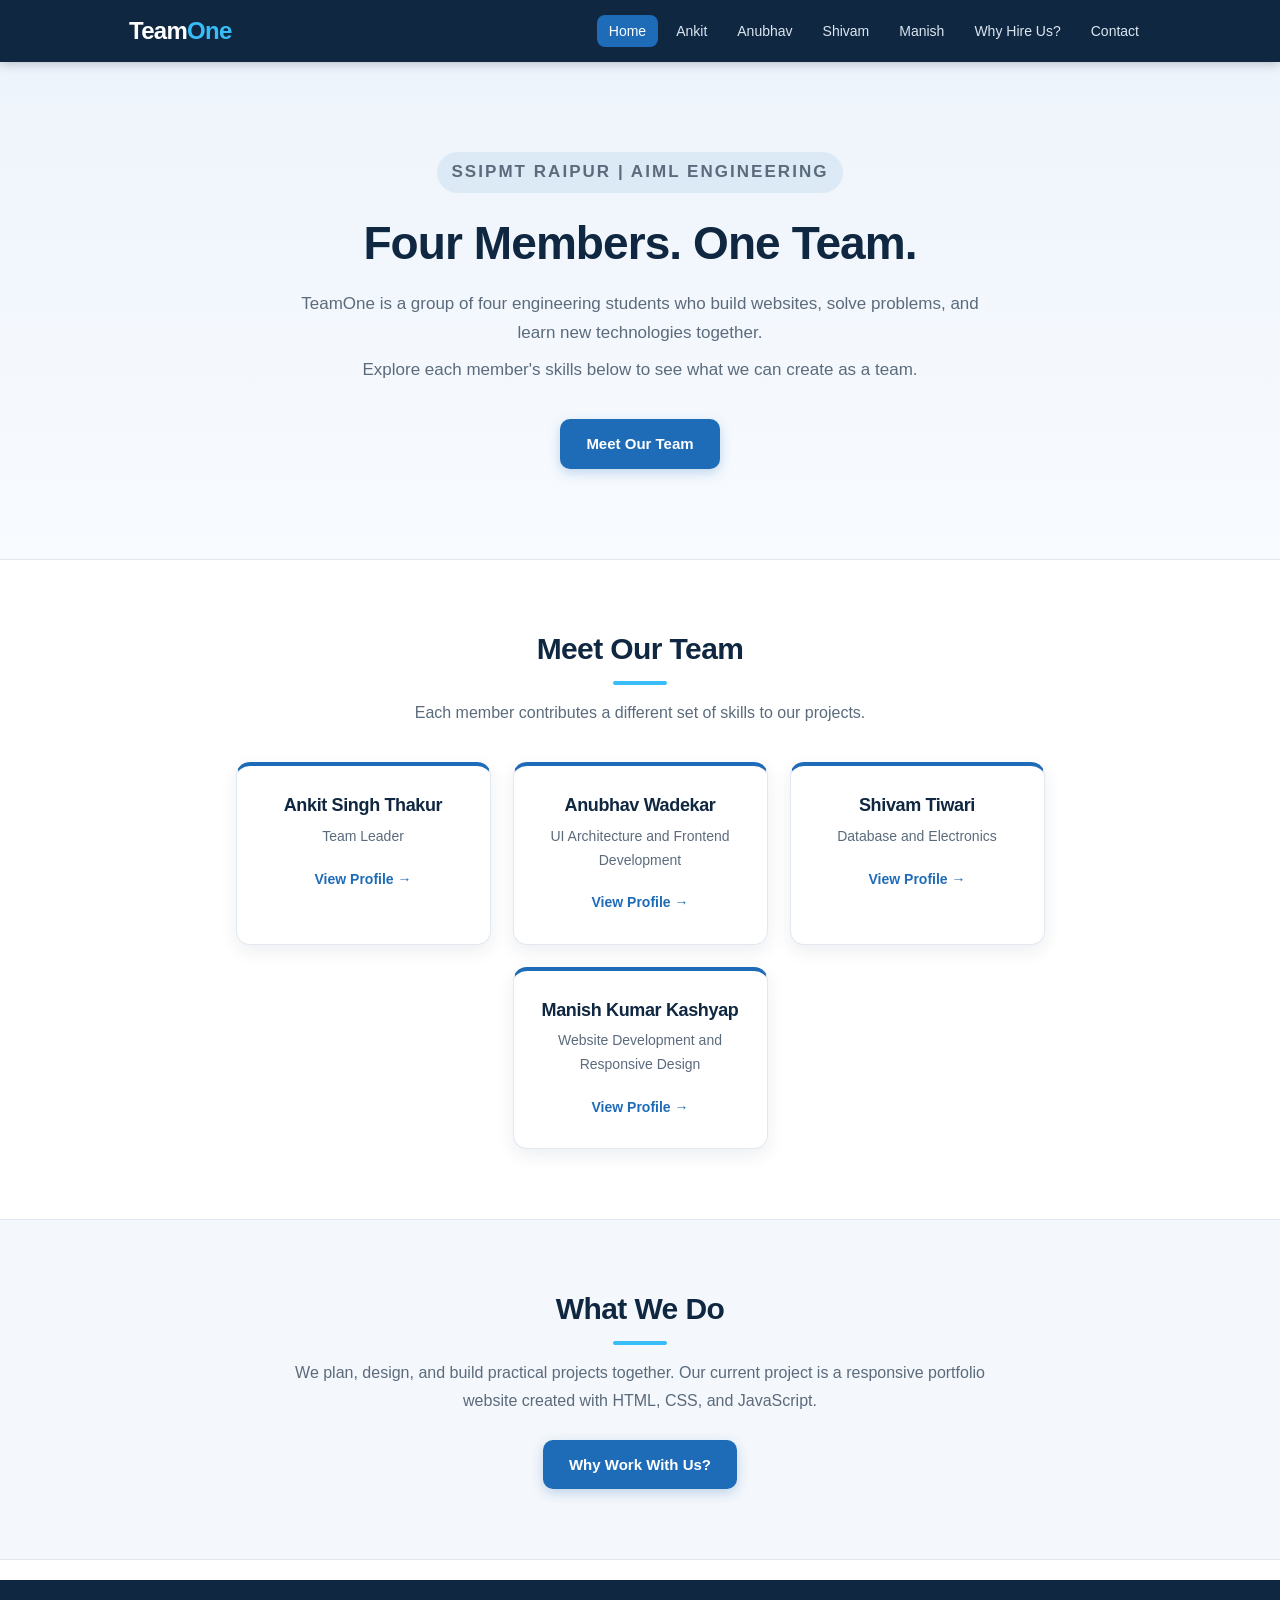
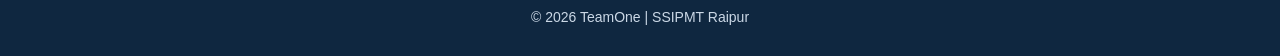
<file: index.html>
<!DOCTYPE html>
<html lang="en">
<head>
    <meta charset="UTF-8">
    <meta name="viewport" content="width=device-width, initial-scale=1.0">
    <title>TeamOne | Student Team Portfolio</title>
    <meta name="description" content="TeamOne is a four-member AIML engineering student team from SSIPMT Raipur building responsive websites and practical projects.">
    <link rel="stylesheet" href="style.css">
</head>
<body>

    <header>
        <nav class="navbar">
            <h2 class="logo">Team<span>One</span></h2>

            <button class="menu-btn" id="menuBtn" aria-label="Toggle navigation">☰</button>

            <ul class="nav-links" id="navLinks">
                <li><a href="index.html" class="active">Home</a></li>
                <li><a href="ankit.html">Ankit</a></li>
                <li><a href="anubhav.html">Anubhav</a></li>
                <li><a href="shivam.html">Shivam</a></li>
                <li><a href="manish.html">Manish</a></li>
                <li><a href="why-hire-us.html">Why Hire Us?</a></li>
                <li><a href="contact.html">Contact</a></li>
            </ul>
        </nav>
    </header>

    <section class="hero">
        <p class="tagline">SSIPMT Raipur | AIML Engineering</p>

        <h1>Four Members. One Team.</h1>

        <p>
            TeamOne is a group of four engineering students who build
            websites, solve problems, and learn new technologies
            together.
        </p>

        <p>
            Explore each member's skills below to see what we can
            create as a team.
        </p>

        <a href="#team" class="btn">Meet Our Team</a>
    </section>

    <section class="section" id="team">
        <h2>Meet Our Team</h2>

        <p class="section-intro">
            Each member contributes a different set of skills to our projects.
        </p>

        <div class="card-container">

            <div class="card">
                <h3>Ankit Singh Thakur</h3>
                <p>Team Leader</p>
                <a href="ankit.html" class="card-link">View Profile →</a>
            </div>

            <div class="card">
                <h3>Anubhav Wadekar</h3>
                <p>UI Architecture and Frontend Development</p>
                <a href="anubhav.html" class="card-link">View Profile →</a>
            </div>

            <div class="card">
                <h3>Shivam Tiwari</h3>
                <p>Database and Electronics</p>
                <a href="shivam.html" class="card-link">View Profile →</a>
            </div>

            <div class="card">
                <h3>Manish Kumar Kashyap</h3>
                <p>Website Development and Responsive Design</p>
                <a href="manish.html" class="card-link">View Profile →</a>
            </div>

        </div>
    </section>

    <section class="section light-bg">
        <h2>What We Do</h2>

        <p>
            We plan, design, and build practical projects together. Our
            current project is a responsive portfolio website created
            with HTML, CSS, and JavaScript.
        </p>

        <a href="why-hire-us.html" class="btn">Why Work With Us?</a>
    </section>

    <footer>
        <p>© 2026 TeamOne | SSIPMT Raipur</p>
    </footer>

    <script src="script.js"></script>

</body>
</html>
</file>
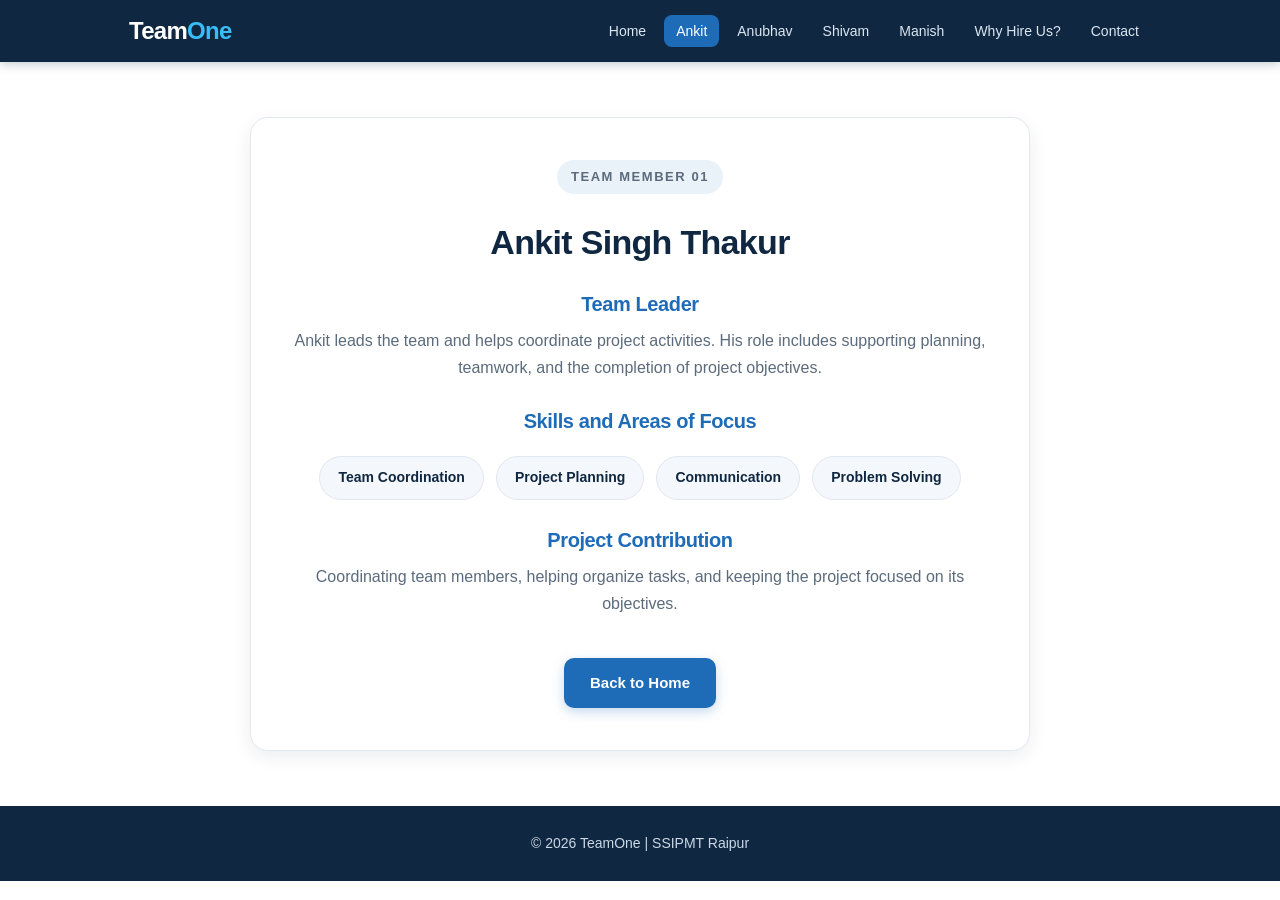
<file: ankit.html>
<!DOCTYPE html>
<html lang="en">
<head>
    <meta charset="UTF-8">
    <meta name="viewport" content="width=device-width, initial-scale=1.0">
    <title>Ankit Singh Thakur | TeamOne</title>
    <link rel="stylesheet" href="style.css">
</head>
<body>

<header>
    <nav class="navbar">
        <h2 class="logo">Team<span>One</span></h2>
        <button class="menu-btn" id="menuBtn" aria-label="Toggle navigation">☰</button>
        <ul class="nav-links" id="navLinks">
            <li><a href="index.html">Home</a></li>
            <li><a href="ankit.html" class="active">Ankit</a></li>
            <li><a href="anubhav.html">Anubhav</a></li>
            <li><a href="shivam.html">Shivam</a></li>
            <li><a href="manish.html">Manish</a></li>
            <li><a href="why-hire-us.html">Why Hire Us?</a></li>
            <li><a href="contact.html">Contact</a></li>
        </ul>
    </nav>
</header>

<main class="profile">
    <p class="tagline">Team Member 01</p>
    <h1>Ankit Singh Thakur</h1>
    <h2>Team Leader</h2>

    <p>
        Ankit leads the team and helps coordinate project activities.
        His role includes supporting planning, teamwork, and the
        completion of project objectives.
    </p>

    <h2>Skills and Areas of Focus</h2>

    <div class="skill-list">
        <span>Team Coordination</span>
        <span>Project Planning</span>
        <span>Communication</span>
        <span>Problem Solving</span>
    </div>

    <h2>Project Contribution</h2>
    <p>
        Coordinating team members, helping organize tasks,
        and keeping the project focused on its objectives.
    </p>

    <a href="index.html" class="btn">Back to Home</a>
</main>

<footer>
    <p>© 2026 TeamOne | SSIPMT Raipur</p>
</footer>

<script src="script.js"></script>
</body>
</html>
</file>
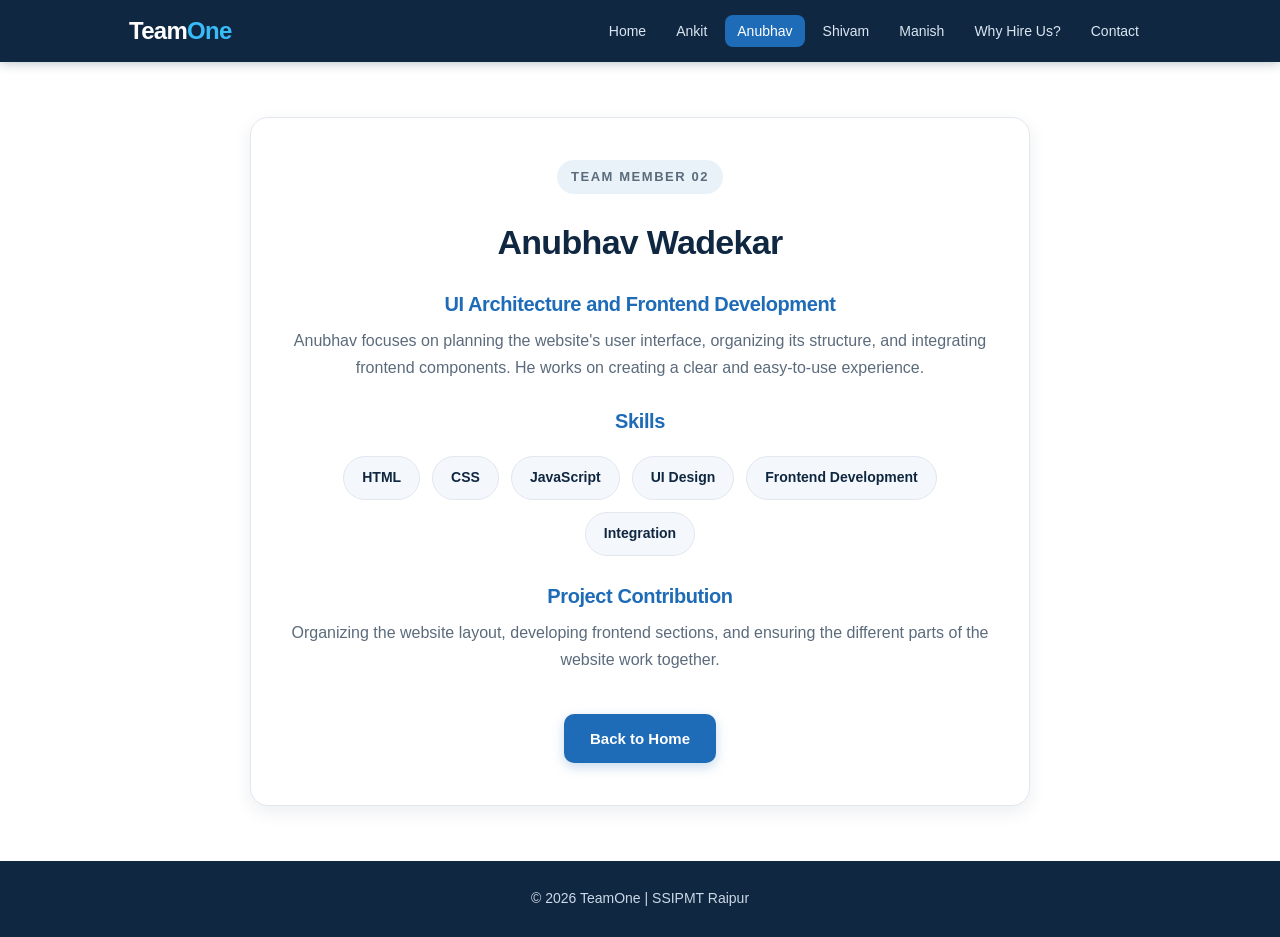
<file: anubhav.html>
<!DOCTYPE html>
<html lang="en">
<head>
    <meta charset="UTF-8">
    <meta name="viewport" content="width=device-width, initial-scale=1.0">
    <title>Anubhav Wadekar | TeamOne</title>
    <link rel="stylesheet" href="style.css">
</head>
<body>

<header>
    <nav class="navbar">
        <h2 class="logo">Team<span>One</span></h2>
        <button class="menu-btn" id="menuBtn" aria-label="Toggle navigation">☰</button>
        <ul class="nav-links" id="navLinks">
            <li><a href="index.html">Home</a></li>
            <li><a href="ankit.html">Ankit</a></li>
            <li><a href="anubhav.html" class="active">Anubhav</a></li>
            <li><a href="shivam.html">Shivam</a></li>
            <li><a href="manish.html">Manish</a></li>
            <li><a href="why-hire-us.html">Why Hire Us?</a></li>
            <li><a href="contact.html">Contact</a></li>
        </ul>
    </nav>
</header>

<main class="profile">
    <p class="tagline">Team Member 02</p>
    <h1>Anubhav Wadekar</h1>
    <h2>UI Architecture and Frontend Development</h2>

    <p>
        Anubhav focuses on planning the website's user interface,
        organizing its structure, and integrating frontend components.
        He works on creating a clear and easy-to-use experience.
    </p>

    <h2>Skills</h2>

    <div class="skill-list">
        <span>HTML</span>
        <span>CSS</span>
        <span>JavaScript</span>
        <span>UI Design</span>
        <span>Frontend Development</span>
        <span>Integration</span>
    </div>

    <h2>Project Contribution</h2>
    <p>
        Organizing the website layout, developing frontend sections,
        and ensuring the different parts of the website work together.
    </p>

    <a href="index.html" class="btn">Back to Home</a>
</main>

<footer>
    <p>© 2026 TeamOne | SSIPMT Raipur</p>
</footer>

<script src="script.js"></script>
</body>
</html>
</file>
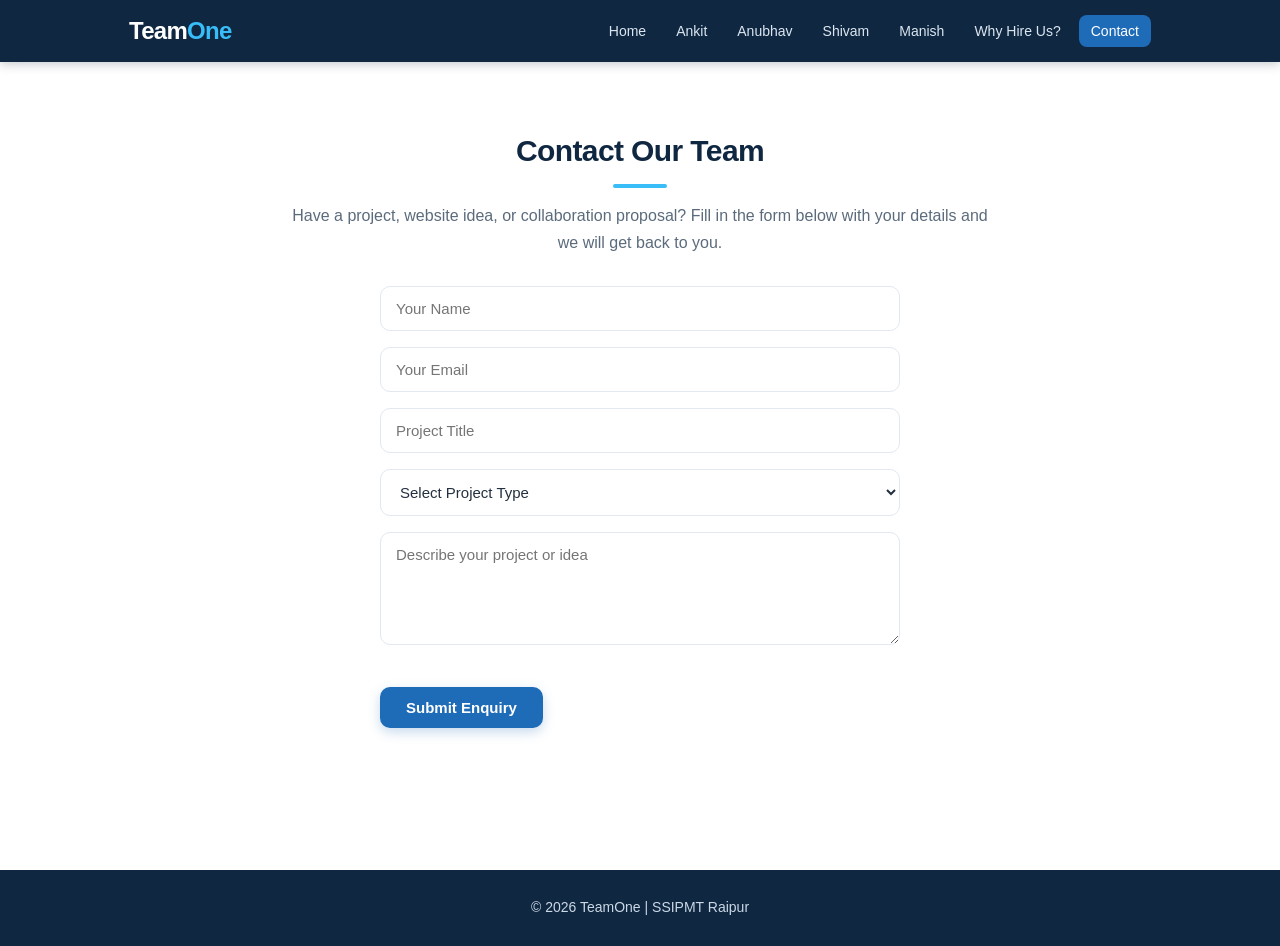
<file: contact.html>
<!DOCTYPE html>
<html lang="en">
<head>
    <meta charset="UTF-8">
    <meta name="viewport" content="width=device-width, initial-scale=1.0">
    <title>Contact TeamOne</title>
    <meta name="description" content="Contact TeamOne for website development, college projects, or technical collaboration.">
    <link rel="stylesheet" href="style.css">
</head>
<body>

<header>
    <nav class="navbar">
        <h2 class="logo">Team<span>One</span></h2>
        <button class="menu-btn" id="menuBtn" aria-label="Toggle navigation">☰</button>
        <ul class="nav-links" id="navLinks">
            <li><a href="index.html">Home</a></li>
            <li><a href="ankit.html">Ankit</a></li>
            <li><a href="anubhav.html">Anubhav</a></li>
            <li><a href="shivam.html">Shivam</a></li>
            <li><a href="manish.html">Manish</a></li>
            <li><a href="why-hire-us.html">Why Hire Us?</a></li>
            <li><a href="contact.html" class="active">Contact</a></li>
        </ul>
    </nav>
</header>

<section class="section">
    <h2>Contact Our Team</h2>

    <p>
        Have a project, website idea, or collaboration proposal? Fill in
        the form below with your details and we will get back to you.
    </p>

    <form class="contact-form" id="contactForm">

        <input
            type="text"
            id="name"
            placeholder="Your Name"
            required
        >

        <input
            type="email"
            id="email"
            placeholder="Your Email"
            required
        >

        <input
            type="text"
            id="project"
            placeholder="Project Title"
            required
        >

        <select id="projectType" required>
            <option value="">Select Project Type</option>
            <option value="Website Development">Website Development</option>
            <option value="College Project">College Project</option>
            <option value="Technical Collaboration">Technical Collaboration</option>
            <option value="Other">Other</option>
        </select>

        <textarea
            id="message"
            placeholder="Describe your project or idea"
            rows="5"
            required
        ></textarea>

        <button type="submit" class="btn">Submit Enquiry</button>

        <p class="form-message" id="formMessage" aria-live="polite"></p>

    </form>
</section>

<footer>
    <p>© 2026 TeamOne | SSIPMT Raipur</p>
</footer>

<script src="script.js"></script>

<script>
    const contactForm = document.getElementById("contactForm");
    const formMessage = document.getElementById("formMessage");

    contactForm.addEventListener("submit", function(event) {
        event.preventDefault();

        formMessage.textContent =
            "Thank you! Your details were recorded. (Demo form — no email is sent yet.)";

        contactForm.reset();
    });
</script>

</body>
</html>
</file>
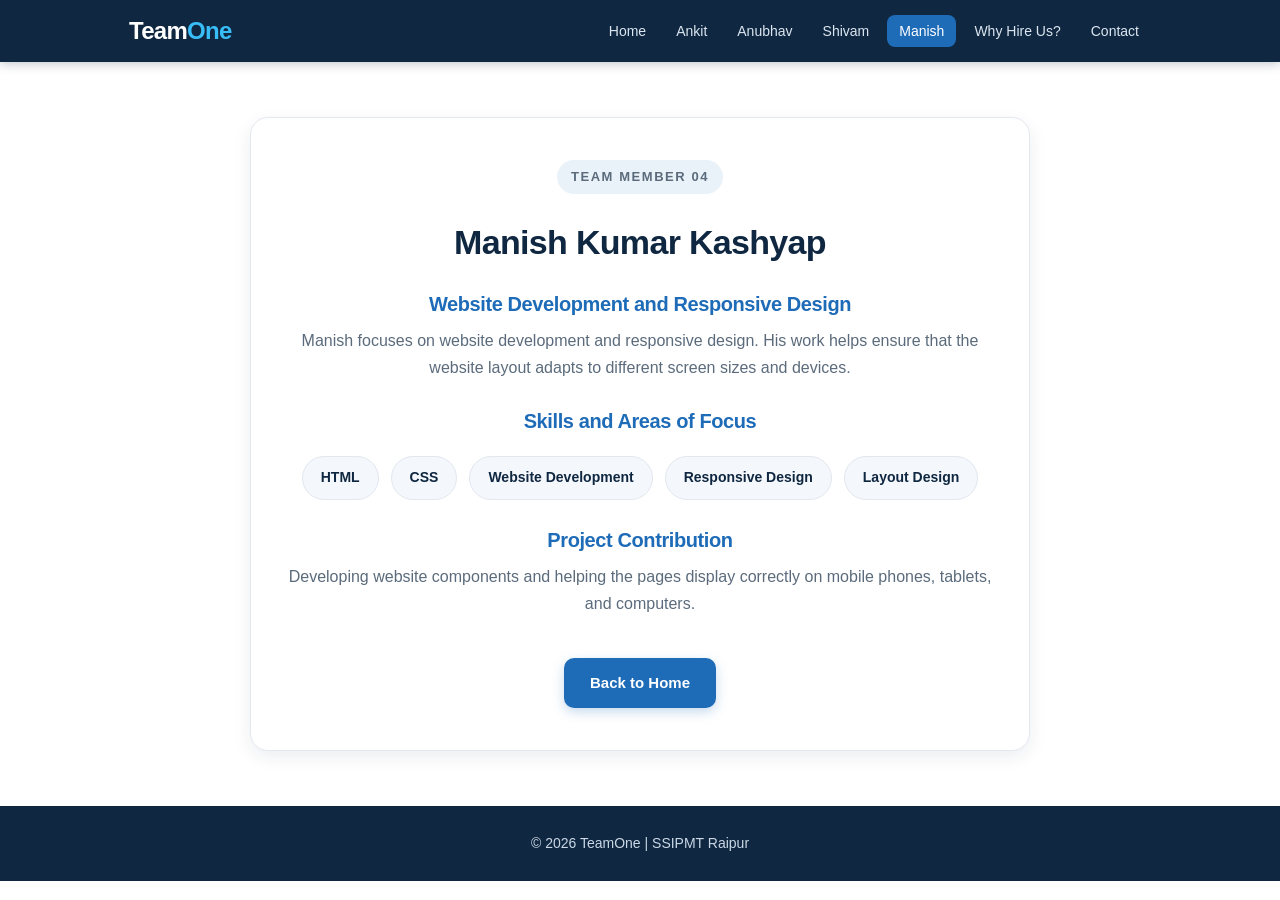
<file: manish.html>
<!DOCTYPE html>
<html lang="en">
<head>
    <meta charset="UTF-8">
    <meta name="viewport" content="width=device-width, initial-scale=1.0">
    <title>Manish Kumar Kashyap | TeamOne</title>
    <link rel="stylesheet" href="style.css">
</head>
<body>

<header>
    <nav class="navbar">
        <h2 class="logo">Team<span>One</span></h2>
        <button class="menu-btn" id="menuBtn" aria-label="Toggle navigation">☰</button>
        <ul class="nav-links" id="navLinks">
            <li><a href="index.html">Home</a></li>
            <li><a href="ankit.html">Ankit</a></li>
            <li><a href="anubhav.html">Anubhav</a></li>
            <li><a href="shivam.html">Shivam</a></li>
            <li><a href="manish.html" class="active">Manish</a></li>
            <li><a href="why-hire-us.html">Why Hire Us?</a></li>
            <li><a href="contact.html">Contact</a></li>
        </ul>
    </nav>
</header>

<main class="profile">
    <p class="tagline">Team Member 04</p>
    <h1>Manish Kumar Kashyap</h1>
    <h2>Website Development and Responsive Design</h2>

    <p>
        Manish focuses on website development and responsive design.
        His work helps ensure that the website layout adapts to
        different screen sizes and devices.
    </p>

    <h2>Skills and Areas of Focus</h2>

    <div class="skill-list">
        <span>HTML</span>
        <span>CSS</span>
        <span>Website Development</span>
        <span>Responsive Design</span>
        <span>Layout Design</span>
    </div>

    <h2>Project Contribution</h2>
    <p>
        Developing website components and helping the pages display
        correctly on mobile phones, tablets, and computers.
    </p>

    <a href="index.html" class="btn">Back to Home</a>
</main>

<footer>
    <p>© 2026 TeamOne | SSIPMT Raipur</p>
</footer>

<script src="script.js"></script>
</body>
</html>
</file>
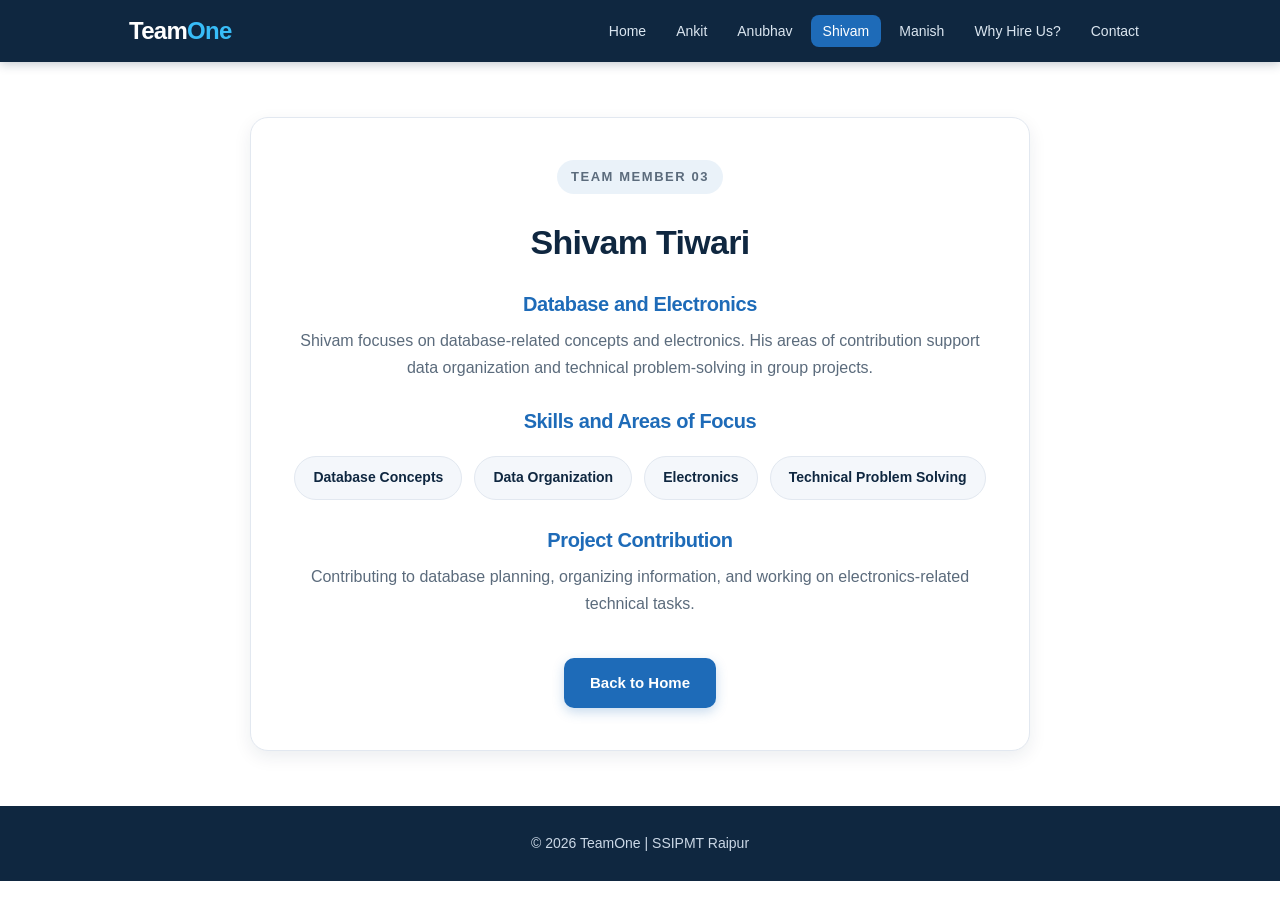
<file: shivam.html>
<!DOCTYPE html>
<html lang="en">
<head>
    <meta charset="UTF-8">
    <meta name="viewport" content="width=device-width, initial-scale=1.0">
    <title>Shivam Tiwari | TeamOne</title>
    <link rel="stylesheet" href="style.css">
</head>
<body>

<header>
    <nav class="navbar">
        <h2 class="logo">Team<span>One</span></h2>
        <button class="menu-btn" id="menuBtn" aria-label="Toggle navigation">☰</button>
        <ul class="nav-links" id="navLinks">
            <li><a href="index.html">Home</a></li>
            <li><a href="ankit.html">Ankit</a></li>
            <li><a href="anubhav.html">Anubhav</a></li>
            <li><a href="shivam.html" class="active">Shivam</a></li>
            <li><a href="manish.html">Manish</a></li>
            <li><a href="why-hire-us.html">Why Hire Us?</a></li>
            <li><a href="contact.html">Contact</a></li>
        </ul>
    </nav>
</header>

<main class="profile">
    <p class="tagline">Team Member 03</p>
    <h1>Shivam Tiwari</h1>
    <h2>Database and Electronics</h2>

    <p>
        Shivam focuses on database-related concepts and electronics.
        His areas of contribution support data organization and
        technical problem-solving in group projects.
    </p>

    <h2>Skills and Areas of Focus</h2>

    <div class="skill-list">
        <span>Database Concepts</span>
        <span>Data Organization</span>
        <span>Electronics</span>
        <span>Technical Problem Solving</span>
    </div>

    <h2>Project Contribution</h2>
    <p>
        Contributing to database planning, organizing information,
        and working on electronics-related technical tasks.
    </p>

    <a href="index.html" class="btn">Back to Home</a>
</main>

<footer>
    <p>© 2026 TeamOne | SSIPMT Raipur</p>
</footer>

<script src="script.js"></script>
</body>
</html>
</file>
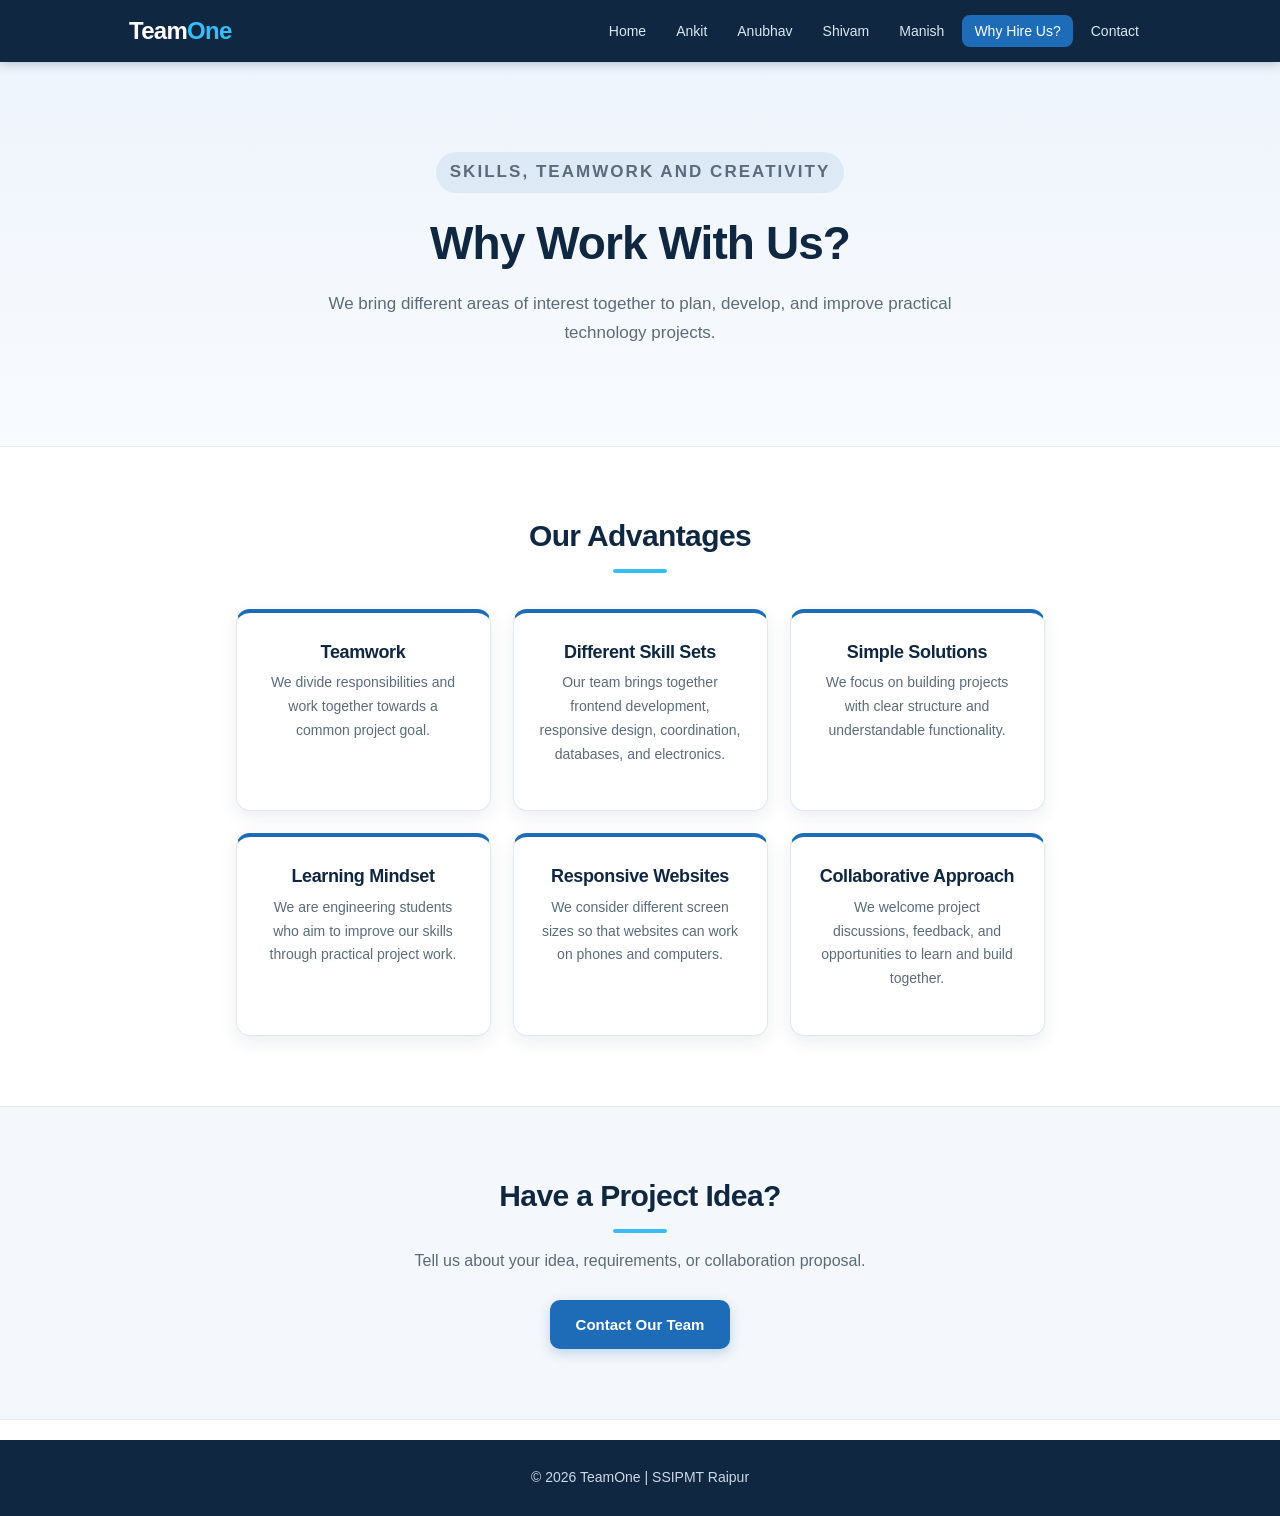
<file: why-hire-us.html>
<!DOCTYPE html>
<html lang="en">
<head>
    <meta charset="UTF-8">
    <meta name="viewport" content="width=device-width, initial-scale=1.0">
    <title>Why Hire TeamOne?</title>
    <meta name="description" content="Why work with TeamOne: teamwork, varied skills, simple solutions, and a learning mindset.">
    <link rel="stylesheet" href="style.css">
</head>
<body>

<header>
    <nav class="navbar">
        <h2 class="logo">Team<span>One</span></h2>
        <button class="menu-btn" id="menuBtn" aria-label="Toggle navigation">☰</button>
        <ul class="nav-links" id="navLinks">
            <li><a href="index.html">Home</a></li>
            <li><a href="ankit.html">Ankit</a></li>
            <li><a href="anubhav.html">Anubhav</a></li>
            <li><a href="shivam.html">Shivam</a></li>
            <li><a href="manish.html">Manish</a></li>
            <li><a href="why-hire-us.html" class="active">Why Hire Us?</a></li>
            <li><a href="contact.html">Contact</a></li>
        </ul>
    </nav>
</header>

<section class="hero">
    <p class="tagline">Skills, Teamwork and Creativity</p>
    <h1>Why Work With Us?</h1>

    <p>
        We bring different areas of interest together to plan,
        develop, and improve practical technology projects.
    </p>
</section>

<section class="section">
    <h2>Our Advantages</h2>

    <div class="card-container">

        <div class="card">
            <h3>Teamwork</h3>
            <p>
                We divide responsibilities and work together
                towards a common project goal.
            </p>
        </div>

        <div class="card">
            <h3>Different Skill Sets</h3>
            <p>
                Our team brings together frontend development,
                responsive design, coordination, databases,
                and electronics.
            </p>
        </div>

        <div class="card">
            <h3>Simple Solutions</h3>
            <p>
                We focus on building projects with clear
                structure and understandable functionality.
            </p>
        </div>

        <div class="card">
            <h3>Learning Mindset</h3>
            <p>
                We are engineering students who aim to improve
                our skills through practical project work.
            </p>
        </div>

        <div class="card">
            <h3>Responsive Websites</h3>
            <p>
                We consider different screen sizes so that
                websites can work on phones and computers.
            </p>
        </div>

        <div class="card">
            <h3>Collaborative Approach</h3>
            <p>
                We welcome project discussions, feedback,
                and opportunities to learn and build together.
            </p>
        </div>

    </div>
</section>

<section class="section light-bg">
    <h2>Have a Project Idea?</h2>

    <p>
        Tell us about your idea, requirements, or collaboration proposal.
    </p>

    <a href="contact.html" class="btn">Contact Our Team</a>
</section>

<footer>
    <p>© 2026 TeamOne | SSIPMT Raipur</p>
</footer>

<script src="script.js"></script>
</body>
</html>
</file>
<file: style.css>
/* ===== Base Settings ===== */

:root {
    --navy: #0f2740;
    --navy-2: #16344f;
    --blue: #1e6bb8;
    --blue-dark: #0f4c85;
    --accent: #38bdf8;
    --bg-soft: #f4f7fb;
    --text: #23303f;
    --muted: #5b6b7c;
    --border: #e2e8f0;
    --shadow: 0 6px 18px rgba(15, 39, 64, 0.08);
    --shadow-lg: 0 12px 28px rgba(15, 39, 64, 0.14);
}

* {
    margin: 0;
    padding: 0;
    box-sizing: border-box;
    scroll-behavior: smooth;
}

body {
    font-family: -apple-system, BlinkMacSystemFont, "Segoe UI", Roboto,
        Helvetica, Arial, sans-serif;
    color: var(--text);
    line-height: 1.7;
    background: #ffffff;
    -webkit-font-smoothing: antialiased;
}

h1,
h2,
h3 {
    line-height: 1.25;
    letter-spacing: -0.02em;
}

header {
    background: var(--navy);
    color: #fff;
    position: sticky;
    top: 0;
    z-index: 100;
    box-shadow: 0 2px 10px rgba(15, 39, 64, 0.25);
}

.navbar {
    display: flex;
    justify-content: space-between;
    align-items: center;
    max-width: 1150px;
    margin: 0 auto;
    padding: 16px 5%;
}

.logo {
    font-size: 24px;
    font-weight: 800;
    letter-spacing: -0.03em;
}

.logo span {
    color: var(--accent);
}

.nav-links {
    display: flex;
    list-style: none;
    gap: 6px;
}

.nav-links a {
    color: #dbe6f0;
    text-decoration: none;
    font-size: 14px;
    font-weight: 500;
    padding: 8px 12px;
    border-radius: 8px;
    transition: background 0.2s ease, color 0.2s ease;
}

.nav-links a:hover {
    color: #fff;
    background: rgba(255, 255, 255, 0.09);
}

.nav-links a.active {
    color: #fff;
    background: var(--blue);
}

.menu-btn {
    display: none;
    background: none;
    color: #fff;
    border: none;
    font-size: 24px;
    cursor: pointer;
}

/* ===== Home Page ===== */

.hero {
    background: linear-gradient(180deg, #eef4fb 0%, #f8fbff 100%);
    padding: 90px 10%;
    text-align: center;
    border-bottom: 1px solid var(--border);
}

.hero h1 {
    font-size: 46px;
    color: var(--navy);
    margin: 14px 0 18px;
}

.hero p {
    max-width: 680px;
    margin: 0 auto 8px;
    color: var(--muted);
    font-size: 17px;
}

.tagline {
    display: inline-block;
    color: var(--blue);
    font-weight: 700;
    font-size: 13px;
    letter-spacing: 0.12em;
    text-transform: uppercase;
    background: rgba(30, 107, 184, 0.09);
    padding: 6px 14px;
    border-radius: 999px;
}

.btn {
    display: inline-block;
    background: var(--blue);
    color: #fff;
    padding: 12px 26px;
    margin-top: 26px;
    border-radius: 10px;
    text-decoration: none;
    border: none;
    cursor: pointer;
    font-size: 15px;
    font-weight: 600;
    transition: background 0.2s ease, transform 0.15s ease,
        box-shadow 0.2s ease;
    box-shadow: 0 4px 12px rgba(30, 107, 184, 0.25);
}

.btn:hover {
    background: var(--blue-dark);
    transform: translateY(-2px);
    box-shadow: 0 8px 20px rgba(30, 107, 184, 0.32);
}

/* ===== General Sections ===== */

.section {
    padding: 70px 8%;
    max-width: 1150px;
    margin: 0 auto;
    text-align: center;
}

.section h2 {
    color: var(--navy);
    font-size: 30px;
    margin-bottom: 14px;
}

.section h2::after {
    content: "";
    display: block;
    width: 54px;
    height: 4px;
    border-radius: 999px;
    background: var(--accent);
    margin: 14px auto 0;
}

.section-intro {
    color: var(--muted);
    margin-bottom: 30px;
}

.section > p {
    max-width: 720px;
    margin-left: auto;
    margin-right: auto;
    color: var(--muted);
}

.light-bg {
    background: var(--bg-soft);
    max-width: none;
    border-top: 1px solid var(--border);
    border-bottom: 1px solid var(--border);
}

/* ===== Cards ===== */

.card-container {
    display: flex;
    justify-content: center;
    flex-wrap: wrap;
    gap: 22px;
    margin-top: 36px;
}

.card {
    background: #fff;
    border: 1px solid var(--border);
    border-radius: 14px;
    padding: 28px 24px;
    width: 255px;
    text-align: center;
    box-shadow: var(--shadow);
    transition: transform 0.2s ease, box-shadow 0.2s ease,
        border-color 0.2s ease;
    border-top: 4px solid var(--blue);
}

.card:hover {
    transform: translateY(-6px);
    box-shadow: var(--shadow-lg);
    border-color: var(--accent);
}

.card h3 {
    color: var(--navy);
    margin-bottom: 8px;
    font-size: 18px;
}

.card p {
    color: var(--muted);
    margin-bottom: 16px;
    font-size: 14px;
}

.card-link {
    color: var(--blue);
    text-decoration: none;
    font-weight: 700;
    font-size: 14px;
    display: inline-block;
    transition: color 0.2s ease;
}

.card-link:hover {
    color: var(--blue-dark);
    text-decoration: underline;
}

/* ===== Individual Member Pages ===== */

.profile {
    max-width: 780px;
    margin: 55px auto;
    padding: 42px 36px;
    text-align: center;
    background: #fff;
    border: 1px solid var(--border);
    border-radius: 18px;
    box-shadow: var(--shadow);
}

.profile h1 {
    color: var(--navy);
    font-size: 34px;
    margin: 12px 0 6px;
}

.profile h2 {
    color: var(--blue);
    margin: 28px 0 10px;
    font-size: 20px;
}

.profile p {
    color: var(--muted);
    margin-bottom: 15px;
}

.skill-list {
    display: flex;
    justify-content: center;
    flex-wrap: wrap;
    gap: 12px;
    margin: 22px 0;
}

.skill-list span {
    background: var(--bg-soft);
    color: var(--navy);
    padding: 9px 18px;
    border-radius: 999px;
    font-size: 14px;
    font-weight: 600;
    border: 1px solid var(--border);
    transition: background 0.2s ease, color 0.2s ease,
        border-color 0.2s ease, transform 0.15s ease;
}

.skill-list span:hover {
    background: var(--blue);
    color: #fff;
    border-color: var(--blue);
    transform: translateY(-2px);
}

/* ===== Contact Form ===== */

.contact-form {
    max-width: 520px;
    margin: 30px auto;
    display: flex;
    flex-direction: column;
    gap: 16px;
    text-align: left;
}

.contact-form input,
.contact-form textarea,
.contact-form select {
    width: 100%;
    padding: 13px 15px;
    border: 1px solid var(--border);
    border-radius: 10px;
    font-family: inherit;
    font-size: 15px;
    color: var(--text);
    background: #fff;
    transition: border-color 0.2s ease, box-shadow 0.2s ease;
}

.contact-form input:focus,
.contact-form textarea:focus,
.contact-form select:focus {
    outline: none;
    border-color: var(--blue);
    box-shadow: 0 0 0 3px rgba(30, 107, 184, 0.15);
}

.contact-form textarea {
    resize: vertical;
}

.contact-form .btn {
    align-self: flex-start;
}

.form-message {
    margin-top: 6px;
    color: var(--blue-dark);
    font-weight: 600;
    text-align: center;
}

/* ===== Footer ===== */

footer {
    background: var(--navy);
    color: #cbd8e6;
    text-align: center;
    padding: 26px 20px;
    margin-top: 20px;
    font-size: 14px;
}

/* ===== Mobile Design ===== */

@media (max-width: 1000px) {

    .navbar {
        flex-wrap: wrap;
    }

    .menu-btn {
        display: block;
    }

    .nav-links {
        display: none;
        flex-direction: column;
        width: 100%;
        padding: 14px 0 4px;
        gap: 4px;
    }

    .nav-links.active {
        display: flex;
    }

    .nav-links a {
        display: block;
        padding: 10px 12px;
    }

    .hero {
        padding: 60px 7%;
    }

    .hero h1 {
        font-size: 32px;
    }

    .section {
        padding: 50px 6%;
    }

    .card {
        width: 100%;
        max-width: 400px;
    }

    .profile {
        margin: 30px 16px;
        padding: 30px 22px;
    }
}
</file>
